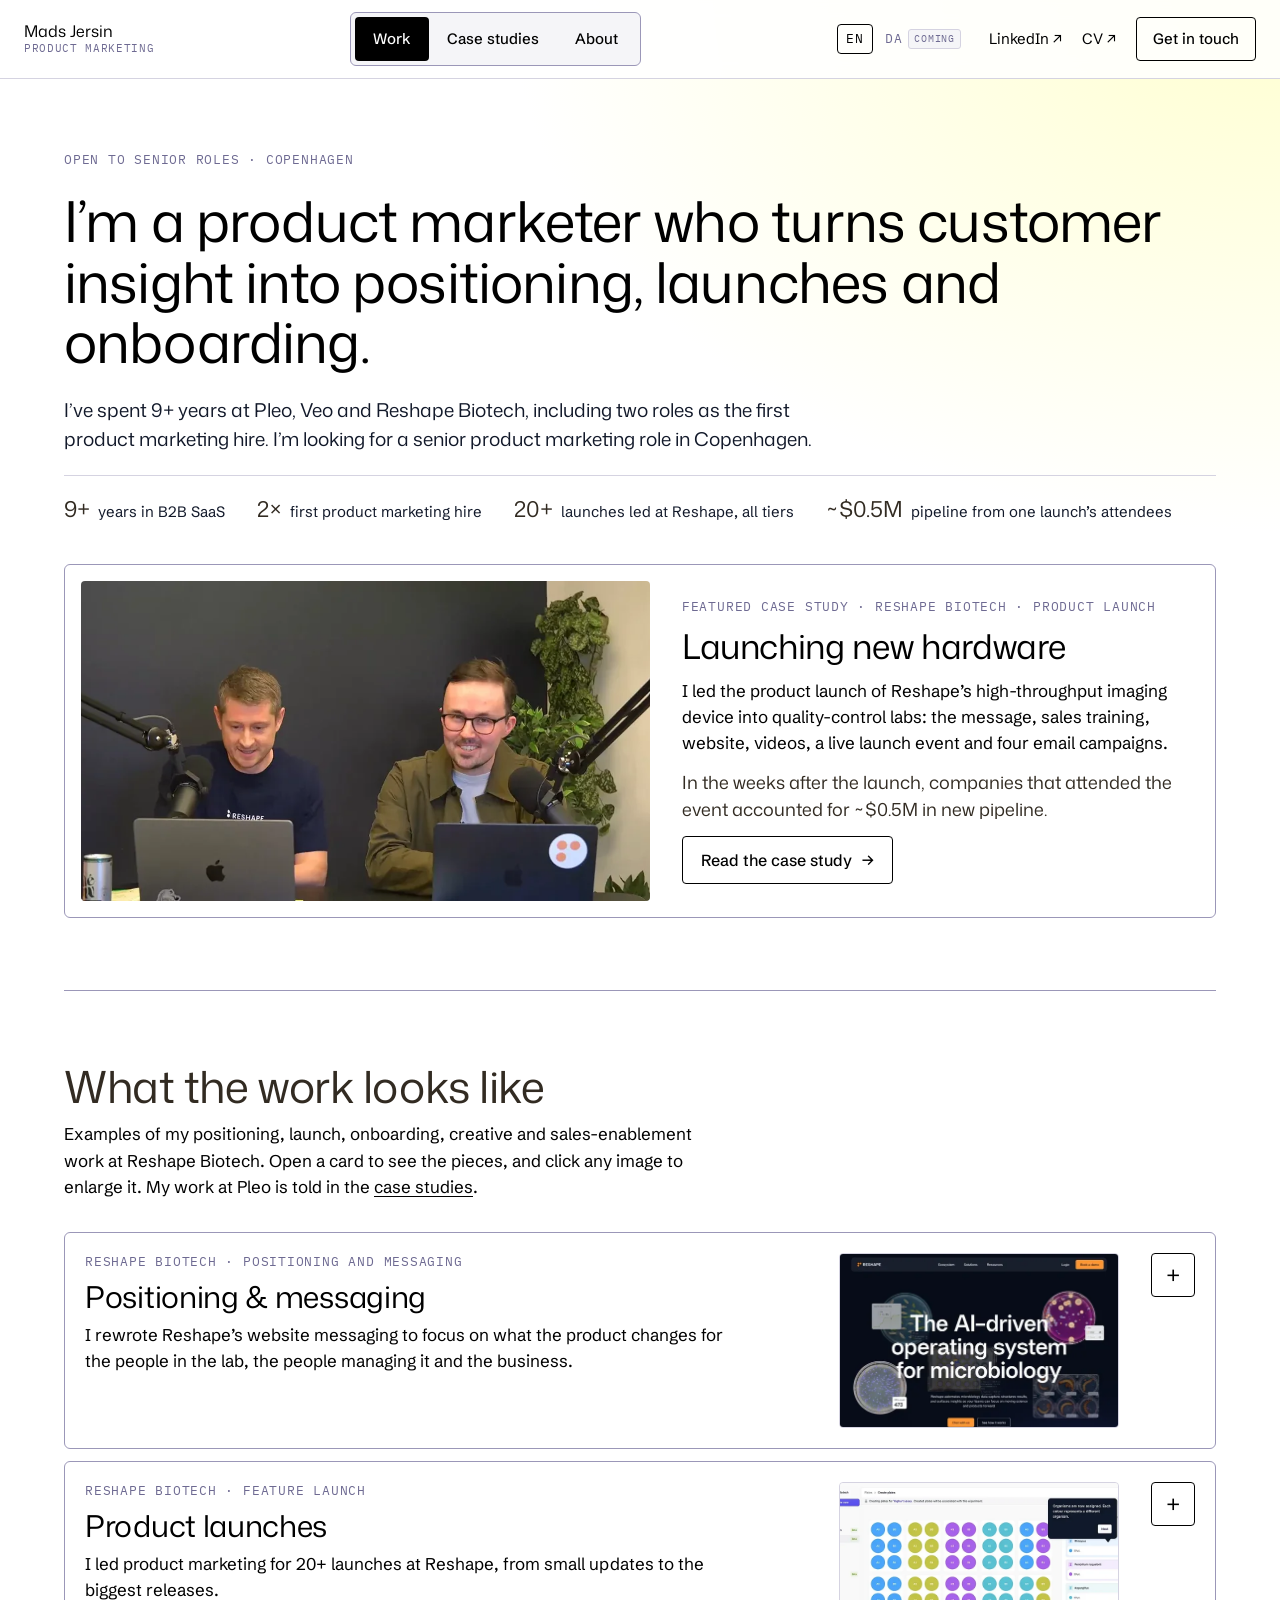
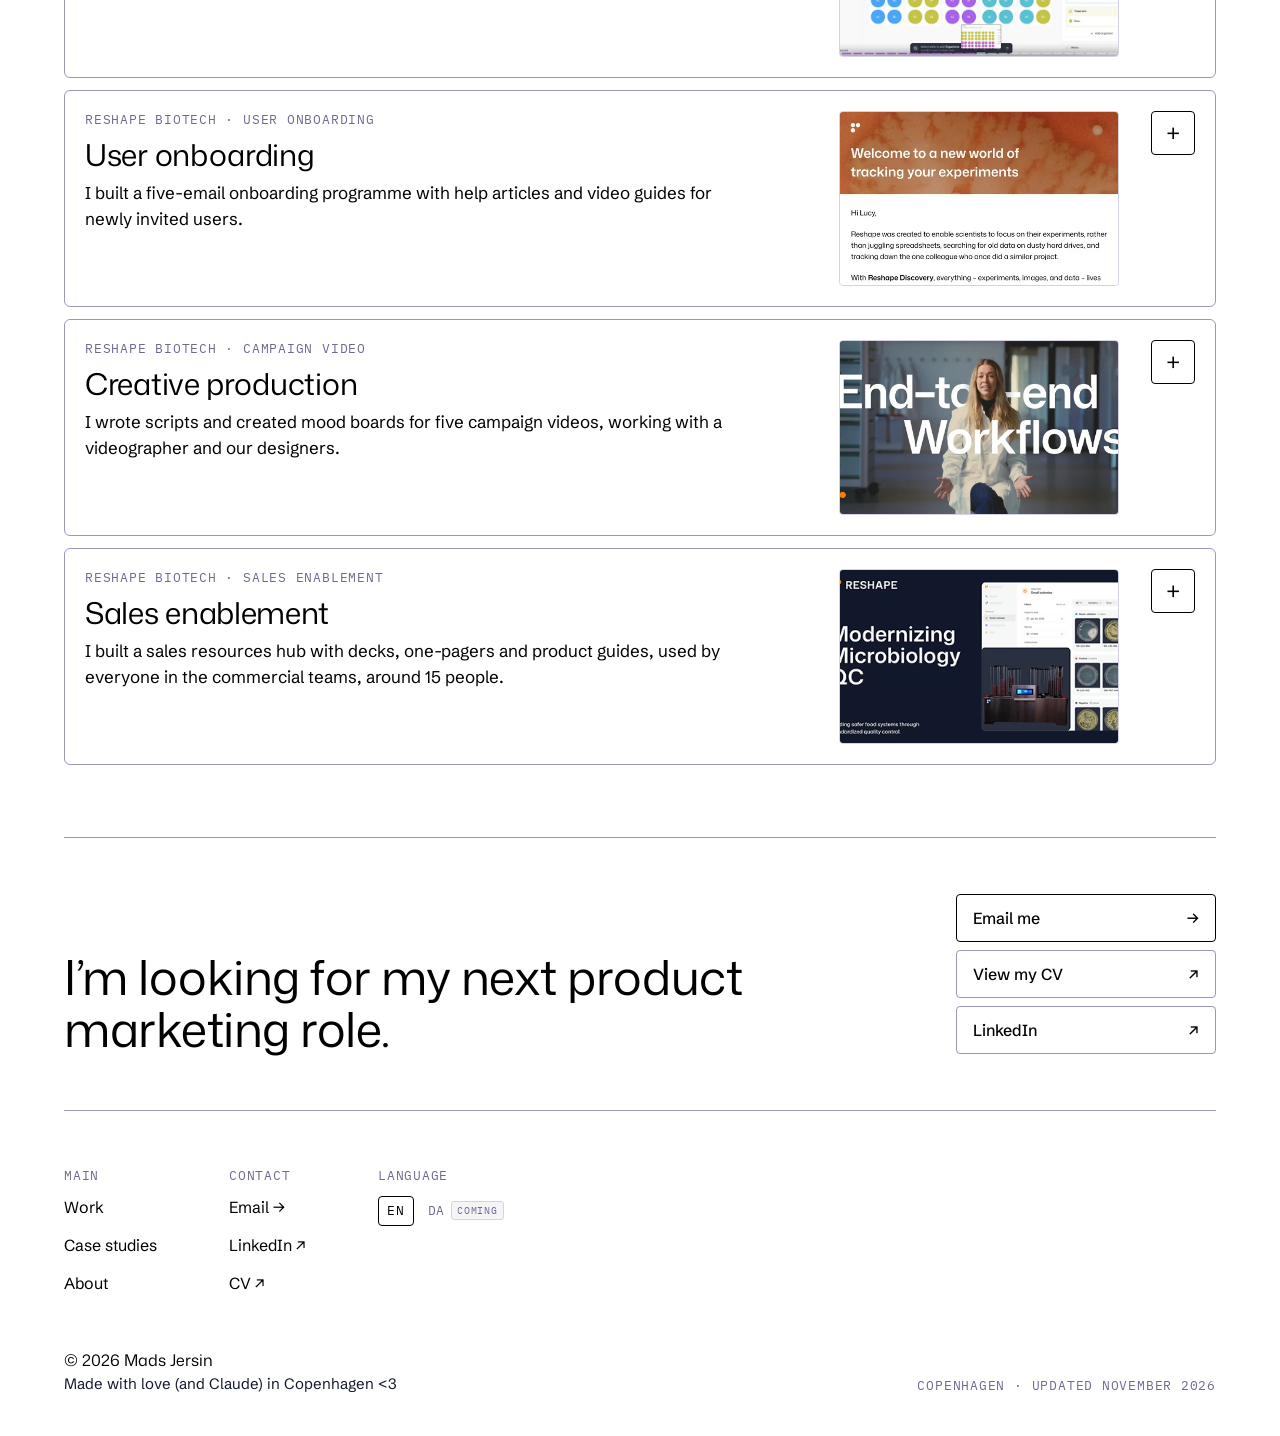
<file: index.html>
<!doctype html>
<html lang="en">
<head>
<meta charset="utf-8">
<meta name="viewport" content="width=device-width, initial-scale=1">
<title>Mads Jersin · Product marketing portfolio</title>
<meta name="description" content="Product marketer in Copenhagen with 9+ years in B2B SaaS: Pleo, Veo and Reshape Biotech. Positioning, launches, onboarding and creative production.">
<meta property="og:title" content="Mads Jersin · Product marketing portfolio">
<meta property="og:description" content="Product marketer in Copenhagen with 9+ years in B2B SaaS: Pleo, Veo and Reshape Biotech. Positioning, launches, onboarding and creative production.">
<meta property="og:type" content="website">
<link rel="icon" href="assets/favicon.svg" type="image/svg+xml">
<link rel="preconnect" href="https://fonts.googleapis.com">
<link rel="preconnect" href="https://fonts.gstatic.com" crossorigin>
<link rel="stylesheet" href="https://fonts.googleapis.com/css2?family=Mona+Sans:ital,wght@0,200..900;1,200..900&amp;family=Schibsted+Grotesk:wght@400..700&amp;family=IBM+Plex+Mono:wght@400;500&amp;display=swap">
<link rel="stylesheet" href="assets/styles.css">
</head>
<body>
<header class="site-header">
<a class="brand" href="./"><span class="brand-name">Mads Jersin</span><span class="label">Product marketing</span></a>
<nav class="nav" aria-label="Main"><a href="./" aria-current="page">Work</a><a href="case-studies/">Case studies</a><a href="about/">About</a></nav>
<div class="header-links">
<div class="lang" role="group" aria-label="Language"><span class="lang-on" aria-current="true">EN</span><span class="lang-off" aria-disabled="true">DA <span class="soon">Coming</span></span></div>
<a href="https://www.linkedin.com/in/madsjersin/" target="_blank" rel="noopener">LinkedIn ↗</a>
<a href="https://drive.google.com/file/d/1JuSTkis4ubju15cBtVHwm5WneKTmhr91/view?usp=sharing" target="_blank" rel="noopener">CV ↗</a>
<a class="cta" href="mailto:madsjersin@gmail.com">Get in touch</a>
</div>
</header>
<main class="wrap">
<section class="hero">
<span class="label">Open to senior roles · Copenhagen</span>
<h1>I’m a product marketer who turns customer insight into positioning, launches and onboarding.</h1>
<p class="intro">I’ve spent 9+ years at Pleo, Veo and Reshape Biotech, including two roles as the first product marketing hire. I’m looking for a senior product marketing role in Copenhagen.</p>
<ul class="stats" aria-label="The shorthand"><li><strong>9+</strong> years in B2B SaaS</li><li><strong>2×</strong> first product marketing hire</li><li><strong>20+</strong> launches led at Reshape, all tiers</li><li><strong>~$0.5M</strong> pipeline from one launch’s attendees</li></ul>
</section>
<section class="featured" aria-labelledby="featured-title">
<a class="featured-img" href="case-studies/#robot" tabindex="-1" aria-hidden="true"><img src="assets/img/robot-event.webp" alt="Two hosts presenting Reshape’s live online launch event" width="870" height="480"></a>
<div class="featured-text">
<span class="label">Featured case study · Reshape Biotech · Product launch</span>
<h2 id="featured-title"><a href="case-studies/#robot">Launching new hardware</a></h2>
<p>I led the product launch of Reshape’s high-throughput imaging device into quality-control labs: the message, sales training, website, videos, a live launch event and four email campaigns.</p>
<p class="featured-result">In the weeks after the launch, companies that attended the event accounted for ~$0.5M in new pipeline.</p>
<a class="more" href="case-studies/#robot">Read the case study <span aria-hidden="true">→</span></a>
</div>
</section>
<section class="section ruled" id="work">
<div class="section-head">
<h2>What the work looks like</h2>
<p>Examples of my positioning, launch, onboarding, creative and sales-enablement work at Reshape Biotech. Open a card to see the pieces, and click any image to enlarge it. My work at Pleo is told in the <a href="case-studies/">case studies</a>.</p>
</div>
<div class="cards"><details class="card" id="positioning">
<summary>
<div class="card-text"><span class="label">Reshape Biotech · Positioning and messaging</span><h3>Positioning &amp; messaging</h3><p>I rewrote Reshape’s website messaging to focus on what the product changes for the people in the lab, the people managing it and the business.</p></div>
<div class="thumb"><img src="assets/img/pos-new-website.webp" alt="" width="560" height="1000" loading="lazy"></div>
<span class="plus" aria-hidden="true"><span>+</span></span>
</summary>
<div class="card-body"><p class="note">The old and new homepage, and the shift behind them. The full positioning, messaging and audience documents are internal, so the core of them is written out here instead.</p><div class="excerpt"><span class="label">The shift, in short</span><dl><div><dt>Before</dt><dd>“Automate your visual experiments.” Feature-led and inside-out: it told people what the hardware did, because that was what we knew best.</dd></div><div><dt>After</dt><dd>Value-led, for three audiences. Scientists run more experiments, more accurately, in less time. Lab managers get standardised processes and data they can trust, with every image and data point kept to revisit later. The business does more with the same team, because the hardware and AI record the results that highly trained staff used to count by hand every few hours.</dd></div></dl></div><div class="strip-wrap"><div class="strip"><figure class="shot" style="--r: 0.5490"><figcaption>Old homepage</figcaption><button type="button" data-caption="Old homepage" data-desc="Led with automating visual experiments and the hardware itself." aria-label="Enlarge: Old homepage"><img src="assets/img/pos-old-website.webp" alt="Old homepage. Led with automating visual experiments and the hardware itself." width="549" height="1000" loading="lazy"></button><p class="shot-desc">Led with automating visual experiments and the hardware itself.</p></figure><figure class="shot" style="--r: 0.5600"><figcaption>New homepage</figcaption><button type="button" data-caption="New homepage" data-desc="Leads with what changes for the lab: more experiments, accurate data and time saved." aria-label="Enlarge: New homepage"><img src="assets/img/pos-new-website.webp" alt="New homepage. Leads with what changes for the lab: more experiments, accurate data and time saved." width="560" height="1000" loading="lazy"></button><p class="shot-desc">Leads with what changes for the lab: more experiments, accurate data and time saved.</p></figure></div><div class="strip-foot"><span class="count" aria-live="polite">1 of 2</span><div class="arrows"><button type="button" data-dir="-1" aria-label="Previous image">←</button><button type="button" data-dir="1" aria-label="Next image">→</button></div></div></div><a class="more" href="case-studies/#robot">Read the launch case study <span aria-hidden="true">→</span></a></div>
</details><details class="card" id="launches">
<summary>
<div class="card-text"><span class="label">Reshape Biotech · Feature launch</span><h3>Product launches</h3><p>I led product marketing for 20+ launches at Reshape, from small updates to the biggest releases.</p></div>
<div class="thumb"><img src="assets/img/exp-feature-tour.webp" alt="" width="790" height="426" loading="lazy"></div>
<span class="plus" aria-hidden="true"><span>+</span></span>
</summary>
<div class="card-body"><p class="note">One example: Experiments, a feature that takes scientists from hypothesis to conclusion in one place, from plate design through imaging and analysis. These are the places a user met it, from the first tooltip to the help article.</p><div class="strip-wrap"><div class="strip"><figure class="shot" style="--r: 0.7879"><figcaption>In-app tooltip</figcaption><button type="button" data-caption="In-app tooltip" data-desc="Points existing users to the new feature where they already work." aria-label="Enlarge: In-app tooltip"><img src="assets/img/exp-tooltips.webp" alt="In-app tooltip. Points existing users to the new feature where they already work." width="416" height="528" loading="lazy"></button><p class="shot-desc">Points existing users to the new feature where they already work.</p></figure><figure class="shot" style="--r: 1.7143"><figcaption>Empty state</figcaption><button type="button" data-caption="Empty state" data-desc="Explains what Experiments does before there is anything in it." aria-label="Enlarge: Empty state"><img src="assets/img/exp-empty-state.webp" alt="Empty state. Explains what Experiments does before there is anything in it." width="912" height="532" loading="lazy"></button><p class="shot-desc">Explains what Experiments does before there is anything in it.</p></figure><figure class="shot" style="--r: 1.8545"><figcaption>Feature-tour screenshot</figcaption><button type="button" data-caption="Feature-tour screenshot" data-desc="A step from the clickable tour through plate design." aria-label="Enlarge: Feature-tour screenshot"><img src="assets/img/exp-feature-tour.webp" alt="Feature-tour screenshot. A step from the clickable tour through plate design." width="790" height="426" loading="lazy"></button><p class="shot-desc">A step from the clickable tour through plate design.</p></figure><figure class="shot" style="--r: 0.4723"><figcaption>Launch email</figcaption><button type="button" data-caption="Launch email" data-desc="The announcement to customers, leading with what changes for them." aria-label="Enlarge: Launch email"><img src="assets/img/exp-launch-email.webp" alt="Launch email. The announcement to customers, leading with what changes for them." width="444" height="940" loading="lazy"></button><p class="shot-desc">The announcement to customers, leading with what changes for them.</p></figure><figure class="shot" style="--r: 0.8969"><figcaption>Help article</figcaption><button type="button" data-caption="Help article" data-desc="A step-by-step guide with an embedded video." aria-label="Enlarge: Help article"><img src="assets/img/exp-kb-plate-templates.webp" alt="Help article. A step-by-step guide with an embedded video." width="400" height="446" loading="lazy"></button><p class="shot-desc">A step-by-step guide with an embedded video.</p></figure></div><div class="strip-foot"><span class="count" aria-live="polite">1 of 5</span><div class="arrows"><button type="button" data-dir="-1" aria-label="Previous image">←</button><button type="button" data-dir="1" aria-label="Next image">→</button></div></div></div></div>
</details><details class="card" id="onboarding">
<summary>
<div class="card-text"><span class="label">Reshape Biotech · User onboarding</span><h3>User onboarding</h3><p>I built a five-email onboarding programme with help articles and video guides for newly invited users.</p></div>
<div class="thumb"><img src="assets/img/onb-email.webp" alt="" width="535" height="1000" loading="lazy"></div>
<span class="plus" aria-hidden="true"><span>+</span></span>
</summary>
<div class="card-body"><p class="note">Each email links to a help article with a video guide, so people can read or watch their way into the product.</p><div class="strip-wrap"><div class="strip"><figure class="shot" style="--r: 0.5350"><figcaption>Onboarding email</figcaption><button type="button" data-caption="Onboarding email" data-desc="The first of five emails, with a short way in and a video thumbnail." aria-label="Enlarge: Onboarding email"><img src="assets/img/onb-email.webp" alt="Onboarding email. The first of five emails, with a short way in and a video thumbnail." width="535" height="1000" loading="lazy"></button><p class="shot-desc">The first of five emails, with a short way in and a video thumbnail.</p></figure><figure class="shot" style="--r: 2.3372"><figcaption>Video guides</figcaption><button type="button" data-caption="Video guides" data-desc="The Reshape 101 series: one short video per step." aria-label="Enlarge: Video guides"><img src="assets/img/onb-videos.webp" alt="Video guides. The Reshape 101 series: one short video per step." width="1400" height="599" loading="lazy"></button><p class="shot-desc">The Reshape 101 series: one short video per step.</p></figure><figure class="shot" style="--r: 1.1676"><figcaption>Help article</figcaption><button type="button" data-caption="Help article" data-desc="Starting a new job, the second step in the programme." aria-label="Enlarge: Help article"><img src="assets/img/onb-article-job.webp" alt="Help article. Starting a new job, the second step in the programme." width="850" height="728" loading="lazy"></button><p class="shot-desc">Starting a new job, the second step in the programme.</p></figure></div><div class="strip-foot"><span class="count" aria-live="polite">1 of 3</span><div class="arrows"><button type="button" data-dir="-1" aria-label="Previous image">←</button><button type="button" data-dir="1" aria-label="Next image">→</button></div></div></div><a class="more" href="case-studies/#onboarding-story">Read the onboarding case study <span aria-hidden="true">→</span></a></div>
</details><details class="card" id="creative">
<summary>
<div class="card-text"><span class="label">Reshape Biotech · Campaign video</span><h3>Creative production</h3><p>I wrote scripts and created mood boards for five campaign videos, working with a videographer and our designers.</p></div>
<div class="thumb"><img src="assets/img/cre-final.webp" alt="" width="1054" height="588" loading="lazy"></div>
<span class="plus" aria-hidden="true"><span>+</span></span>
</summary>
<div class="card-body"><p class="note">How one of them came together, from script to finished film.</p><div class="strip-wrap"><div class="strip"><figure class="shot" style="--r: 1.3253"><figcaption>1 → Script</figcaption><button type="button" data-caption="Script" data-desc="Scene by scene, with the spoken lines and the shots to film." aria-label="Enlarge: Script"><img src="assets/img/cre-script.webp" alt="Script. Scene by scene, with the spoken lines and the shots to film." width="1161" height="876" loading="lazy"></button><p class="shot-desc">Scene by scene, with the spoken lines and the shots to film.</p></figure><figure class="shot" style="--r: 1.3319"><figcaption>2 → Mood board</figcaption><button type="button" data-caption="Mood board" data-desc="The look and references agreed with the videographer." aria-label="Enlarge: Mood board"><img src="assets/img/cre-moodboard.webp" alt="Mood board. The look and references agreed with the videographer." width="1268" height="952" loading="lazy"></button><p class="shot-desc">The look and references agreed with the videographer.</p></figure><figure class="shot" style="--r: 2.0976"><figcaption>3 → Design collaboration</figcaption><button type="button" data-caption="Design collaboration" data-desc="Matching on-screen software to what happens at the lab bench." aria-label="Enlarge: Design collaboration"><img src="assets/img/cre-design.webp" alt="Design collaboration. Matching on-screen software to what happens at the lab bench." width="1376" height="656" loading="lazy"></button><p class="shot-desc">Matching on-screen software to what happens at the lab bench.</p></figure><figure class="shot" style="--r: 1.7925"><figcaption>4 → Frame from the final film</figcaption><button type="button" data-caption="Frame from the final film" data-desc="End-to-end workflows, the finished campaign video." aria-label="Enlarge: Frame from the final film"><img src="assets/img/cre-final.webp" alt="Frame from the final film. End-to-end workflows, the finished campaign video." width="1054" height="588" loading="lazy"></button><p class="shot-desc">End-to-end workflows, the finished campaign video.</p></figure></div><div class="strip-foot"><span class="count" aria-live="polite">1 of 4</span><div class="arrows"><button type="button" data-dir="-1" aria-label="Previous image">←</button><button type="button" data-dir="1" aria-label="Next image">→</button></div></div></div></div>
</details><details class="card" id="sales">
<summary>
<div class="card-text"><span class="label">Reshape Biotech · Sales enablement</span><h3>Sales enablement</h3><p>I built a sales resources hub with decks, one-pagers and product guides, used by everyone in the commercial teams, around 15 people.</p></div>
<div class="thumb"><img src="assets/img/sal-slide-modernizing.webp" alt="" width="426" height="237" loading="lazy"></div>
<span class="plus" aria-hidden="true"><span>+</span></span>
</summary>
<div class="card-body"><p class="note">A few of the pieces: slides from the quality-control sales deck, product guides and one-pagers.</p><div class="strip-wrap"><div class="strip"><figure class="shot" style="--r: 1.7975"><figcaption>Sales deck: title slide</figcaption><button type="button" data-caption="Sales deck: title slide" data-desc="Opens on the customer’s goal: modernising microbiology quality control." aria-label="Enlarge: Sales deck: title slide"><img src="assets/img/sal-slide-modernizing.webp" alt="Sales deck: title slide. Opens on the customer’s goal: modernising microbiology quality control." width="426" height="237" loading="lazy"></button><p class="shot-desc">Opens on the customer’s goal: modernising microbiology quality control.</p></figure><figure class="shot" style="--r: 1.7975"><figcaption>Sales deck: standardisation</figcaption><button type="button" data-caption="Sales deck: standardisation" data-desc="One analysis standard across a company, the core value for QC buyers." aria-label="Enlarge: Sales deck: standardisation"><img src="assets/img/sal-slide-standardize.webp" alt="Sales deck: standardisation. One analysis standard across a company, the core value for QC buyers." width="426" height="237" loading="lazy"></button><p class="shot-desc">One analysis standard across a company, the core value for QC buyers.</p></figure><figure class="shot" style="--r: 1.6962"><figcaption>Sales deck: global sites</figcaption><button type="button" data-caption="Sales deck: global sites" data-desc="For customers with labs in several countries." aria-label="Enlarge: Sales deck: global sites"><img src="assets/img/sal-slide-global.webp" alt="Sales deck: global sites. For customers with labs in several countries." width="402" height="237" loading="lazy"></button><p class="shot-desc">For customers with labs in several countries.</p></figure><figure class="shot" style="--r: 1.5349"><figcaption>Product guides</figcaption><button type="button" data-caption="Product guides" data-desc="Printable guides for research and development (R&amp;D) and QC customers." aria-label="Enlarge: Product guides"><img src="assets/img/sal-guides.webp" alt="Product guides. Printable guides for research and development (R&amp;D) and QC customers." width="967" height="630" loading="lazy"></button><p class="shot-desc">Printable guides for research and development (R&amp;D) and QC customers.</p></figure><figure class="shot" style="--r: 2.0735"><figcaption>One-pagers</figcaption><button type="button" data-caption="One-pagers" data-desc="Short leave-behinds for different use cases." aria-label="Enlarge: One-pagers"><img src="assets/img/sal-onepagers.webp" alt="One-pagers. Short leave-behinds for different use cases." width="987" height="476" loading="lazy"></button><p class="shot-desc">Short leave-behinds for different use cases.</p></figure></div><div class="strip-foot"><span class="count" aria-live="polite">1 of 5</span><div class="arrows"><button type="button" data-dir="-1" aria-label="Previous image">←</button><button type="button" data-dir="1" aria-label="Next image">→</button></div></div></div></div>
</details></div>
</section>
<section class="contact" aria-label="Contact">
<h2>I’m looking for my next product marketing role.</h2>
<div class="contact-links">
<a href="mailto:madsjersin@gmail.com">Email me <span aria-hidden="true">→</span></a>
<a href="https://drive.google.com/file/d/1JuSTkis4ubju15cBtVHwm5WneKTmhr91/view?usp=sharing" target="_blank" rel="noopener">View my CV <span aria-hidden="true">↗</span></a>
<a href="https://www.linkedin.com/in/madsjersin/" target="_blank" rel="noopener">LinkedIn <span aria-hidden="true">↗</span></a>
</div>
</section>
<footer class="site-footer">
<div class="footer-cols">
<div><span class="label">Main</span><a href="./">Work</a><a href="case-studies/">Case studies</a><a href="about/">About</a></div>
<div><span class="label">Contact</span><a href="mailto:madsjersin@gmail.com">Email →</a><a href="https://www.linkedin.com/in/madsjersin/" target="_blank" rel="noopener">LinkedIn ↗</a><a href="https://drive.google.com/file/d/1JuSTkis4ubju15cBtVHwm5WneKTmhr91/view?usp=sharing" target="_blank" rel="noopener">CV ↗</a></div>
<div><span class="label">Language</span><div class="lang" role="group" aria-label="Language"><span class="lang-on" aria-current="true">EN</span><span class="lang-off" aria-disabled="true">DA <span class="soon">Coming</span></span></div></div>
</div>
<div class="footer-base">
<div><p>© 2026 Mads Jersin</p><p>Made with love (and Claude) in Copenhagen &lt;3</p></div>
<span class="label">Copenhagen · Updated November 2026</span>
</div>
</footer>
</main>
<dialog class="lightbox" id="lightbox" aria-label="Enlarged image">
<figure>
<img alt="">
<figcaption>
<div class="lb-text"><strong data-caption></strong><span data-desc></span></div>
<div class="lb-controls"><span class="lb-count" data-count></span><button type="button" data-step="-1" aria-label="Previous image">←</button><button type="button" data-step="1" aria-label="Next image">→</button><button type="button" data-close>Close</button></div>
</figcaption>
</figure>
</dialog>
<script src="assets/site.js"></script>
</body>
</html>
</file>
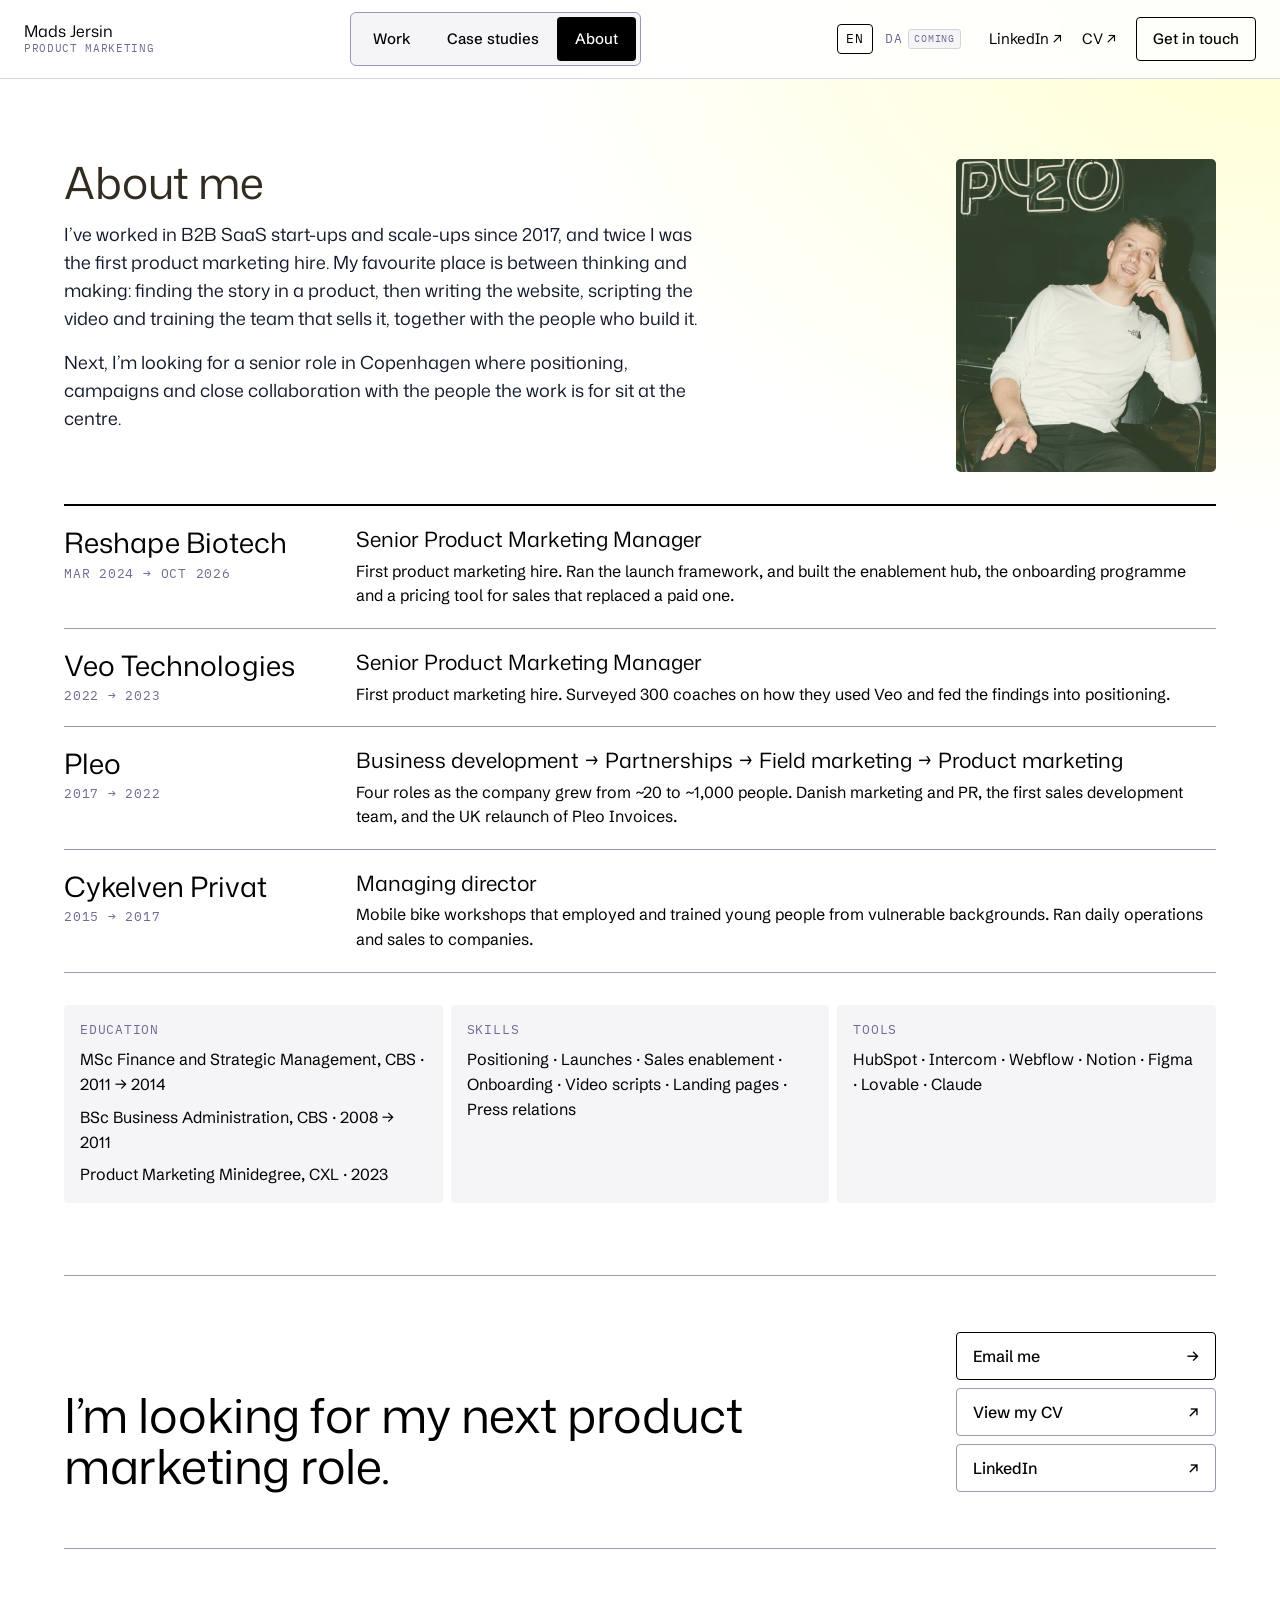
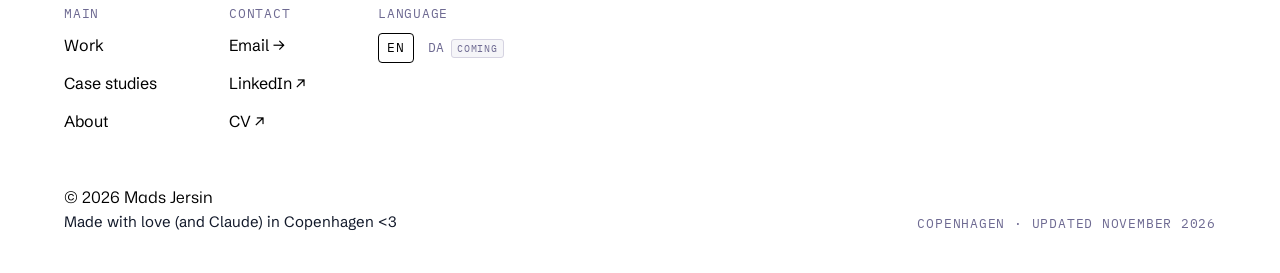
<file: about/index.html>
<!doctype html>
<html lang="en">
<head>
<meta charset="utf-8">
<meta name="viewport" content="width=device-width, initial-scale=1">
<title>About · Mads Jersin</title>
<meta name="description" content="About Mads Jersin: product marketer in Copenhagen, twice the first product marketing hire, with roles at Reshape Biotech, Veo and Pleo.">
<meta property="og:title" content="About · Mads Jersin">
<meta property="og:description" content="About Mads Jersin: product marketer in Copenhagen, twice the first product marketing hire, with roles at Reshape Biotech, Veo and Pleo.">
<meta property="og:type" content="website">
<link rel="icon" href="../assets/favicon.svg" type="image/svg+xml">
<link rel="preconnect" href="https://fonts.googleapis.com">
<link rel="preconnect" href="https://fonts.gstatic.com" crossorigin>
<link rel="stylesheet" href="https://fonts.googleapis.com/css2?family=Mona+Sans:ital,wght@0,200..900;1,200..900&amp;family=Schibsted+Grotesk:wght@400..700&amp;family=IBM+Plex+Mono:wght@400;500&amp;display=swap">
<link rel="stylesheet" href="../assets/styles.css">
</head>
<body>
<header class="site-header">
<a class="brand" href="../"><span class="brand-name">Mads Jersin</span><span class="label">Product marketing</span></a>
<nav class="nav" aria-label="Main"><a href="../">Work</a><a href="../case-studies/">Case studies</a><a href="../about/" aria-current="page">About</a></nav>
<div class="header-links">
<div class="lang" role="group" aria-label="Language"><span class="lang-on" aria-current="true">EN</span><span class="lang-off" aria-disabled="true">DA <span class="soon">Coming</span></span></div>
<a href="https://www.linkedin.com/in/madsjersin/" target="_blank" rel="noopener">LinkedIn ↗</a>
<a href="https://drive.google.com/file/d/1JuSTkis4ubju15cBtVHwm5WneKTmhr91/view?usp=sharing" target="_blank" rel="noopener">CV ↗</a>
<a class="cta" href="mailto:madsjersin@gmail.com">Get in touch</a>
</div>
</header>
<main class="wrap">
<section class="section first">
<div class="about-top">
<div class="about-text">
<h1>About me</h1>
<p>I’ve worked in B2B SaaS start-ups and scale-ups since 2017, and twice I was the first product marketing hire. My favourite place is between thinking and making: finding the story in a product, then writing the website, scripting the video and training the team that sells it, together with the people who build it.</p>
<p>Next, I’m looking for a senior role in Copenhagen where positioning, campaigns and close collaboration with the people the work is for sit at the centre.</p>
</div>
<div class="portrait"><img src="../assets/img/mads-portrait.webp" alt="Portrait of Mads Jersin" width="800" height="1200"></div>
</div>
<div class="roles"><div class="role"><div class="role-co"><strong>Reshape Biotech</strong><span class="label">Mar 2024 → Oct 2026</span></div><div class="role-what"><strong>Senior Product Marketing Manager</strong><span>First product marketing hire. Ran the launch framework, and built the enablement hub, the onboarding programme and a pricing tool for sales that replaced a paid one.</span></div></div><div class="role"><div class="role-co"><strong>Veo Technologies</strong><span class="label">2022 → 2023</span></div><div class="role-what"><strong>Senior Product Marketing Manager</strong><span>First product marketing hire. Surveyed 300 coaches on how they used Veo and fed the findings into positioning.</span></div></div><div class="role"><div class="role-co"><strong>Pleo</strong><span class="label">2017 → 2022</span></div><div class="role-what"><strong>Business development → Partnerships → Field marketing → Product marketing</strong><span>Four roles as the company grew from ~20 to ~1,000 people. Danish marketing and PR, the first sales development team, and the UK relaunch of Pleo Invoices.</span></div></div><div class="role"><div class="role-co"><strong>Cykelven Privat</strong><span class="label">2015 → 2017</span></div><div class="role-what"><strong>Managing director</strong><span>Mobile bike workshops that employed and trained young people from vulnerable backgrounds. Ran daily operations and sales to companies.</span></div></div></div>
<div class="facts">
<div class="fact"><span class="label">Education</span><span>MSc Finance and Strategic Management, CBS · 2011 → 2014</span><span>BSc Business Administration, CBS · 2008 → 2011</span><span>Product Marketing Minidegree, CXL · 2023</span></div>
<div class="fact"><span class="label">Skills</span><span>Positioning · Launches · Sales enablement · Onboarding · Video scripts · Landing pages · Press relations</span></div>
<div class="fact"><span class="label">Tools</span><span>HubSpot · Intercom · Webflow · Notion · Figma · Lovable · Claude</span></div>
</div>
</section>
<section class="contact" aria-label="Contact">
<h2>I’m looking for my next product marketing role.</h2>
<div class="contact-links">
<a href="mailto:madsjersin@gmail.com">Email me <span aria-hidden="true">→</span></a>
<a href="https://drive.google.com/file/d/1JuSTkis4ubju15cBtVHwm5WneKTmhr91/view?usp=sharing" target="_blank" rel="noopener">View my CV <span aria-hidden="true">↗</span></a>
<a href="https://www.linkedin.com/in/madsjersin/" target="_blank" rel="noopener">LinkedIn <span aria-hidden="true">↗</span></a>
</div>
</section>
<footer class="site-footer">
<div class="footer-cols">
<div><span class="label">Main</span><a href="../">Work</a><a href="../case-studies/">Case studies</a><a href="../about/">About</a></div>
<div><span class="label">Contact</span><a href="mailto:madsjersin@gmail.com">Email →</a><a href="https://www.linkedin.com/in/madsjersin/" target="_blank" rel="noopener">LinkedIn ↗</a><a href="https://drive.google.com/file/d/1JuSTkis4ubju15cBtVHwm5WneKTmhr91/view?usp=sharing" target="_blank" rel="noopener">CV ↗</a></div>
<div><span class="label">Language</span><div class="lang" role="group" aria-label="Language"><span class="lang-on" aria-current="true">EN</span><span class="lang-off" aria-disabled="true">DA <span class="soon">Coming</span></span></div></div>
</div>
<div class="footer-base">
<div><p>© 2026 Mads Jersin</p><p>Made with love (and Claude) in Copenhagen &lt;3</p></div>
<span class="label">Copenhagen · Updated November 2026</span>
</div>
</footer>
</main>
<dialog class="lightbox" id="lightbox" aria-label="Enlarged image">
<figure>
<img alt="">
<figcaption>
<div class="lb-text"><strong data-caption></strong><span data-desc></span></div>
<div class="lb-controls"><span class="lb-count" data-count></span><button type="button" data-step="-1" aria-label="Previous image">←</button><button type="button" data-step="1" aria-label="Next image">→</button><button type="button" data-close>Close</button></div>
</figcaption>
</figure>
</dialog>
<script src="../assets/site.js"></script>
</body>
</html>
</file>
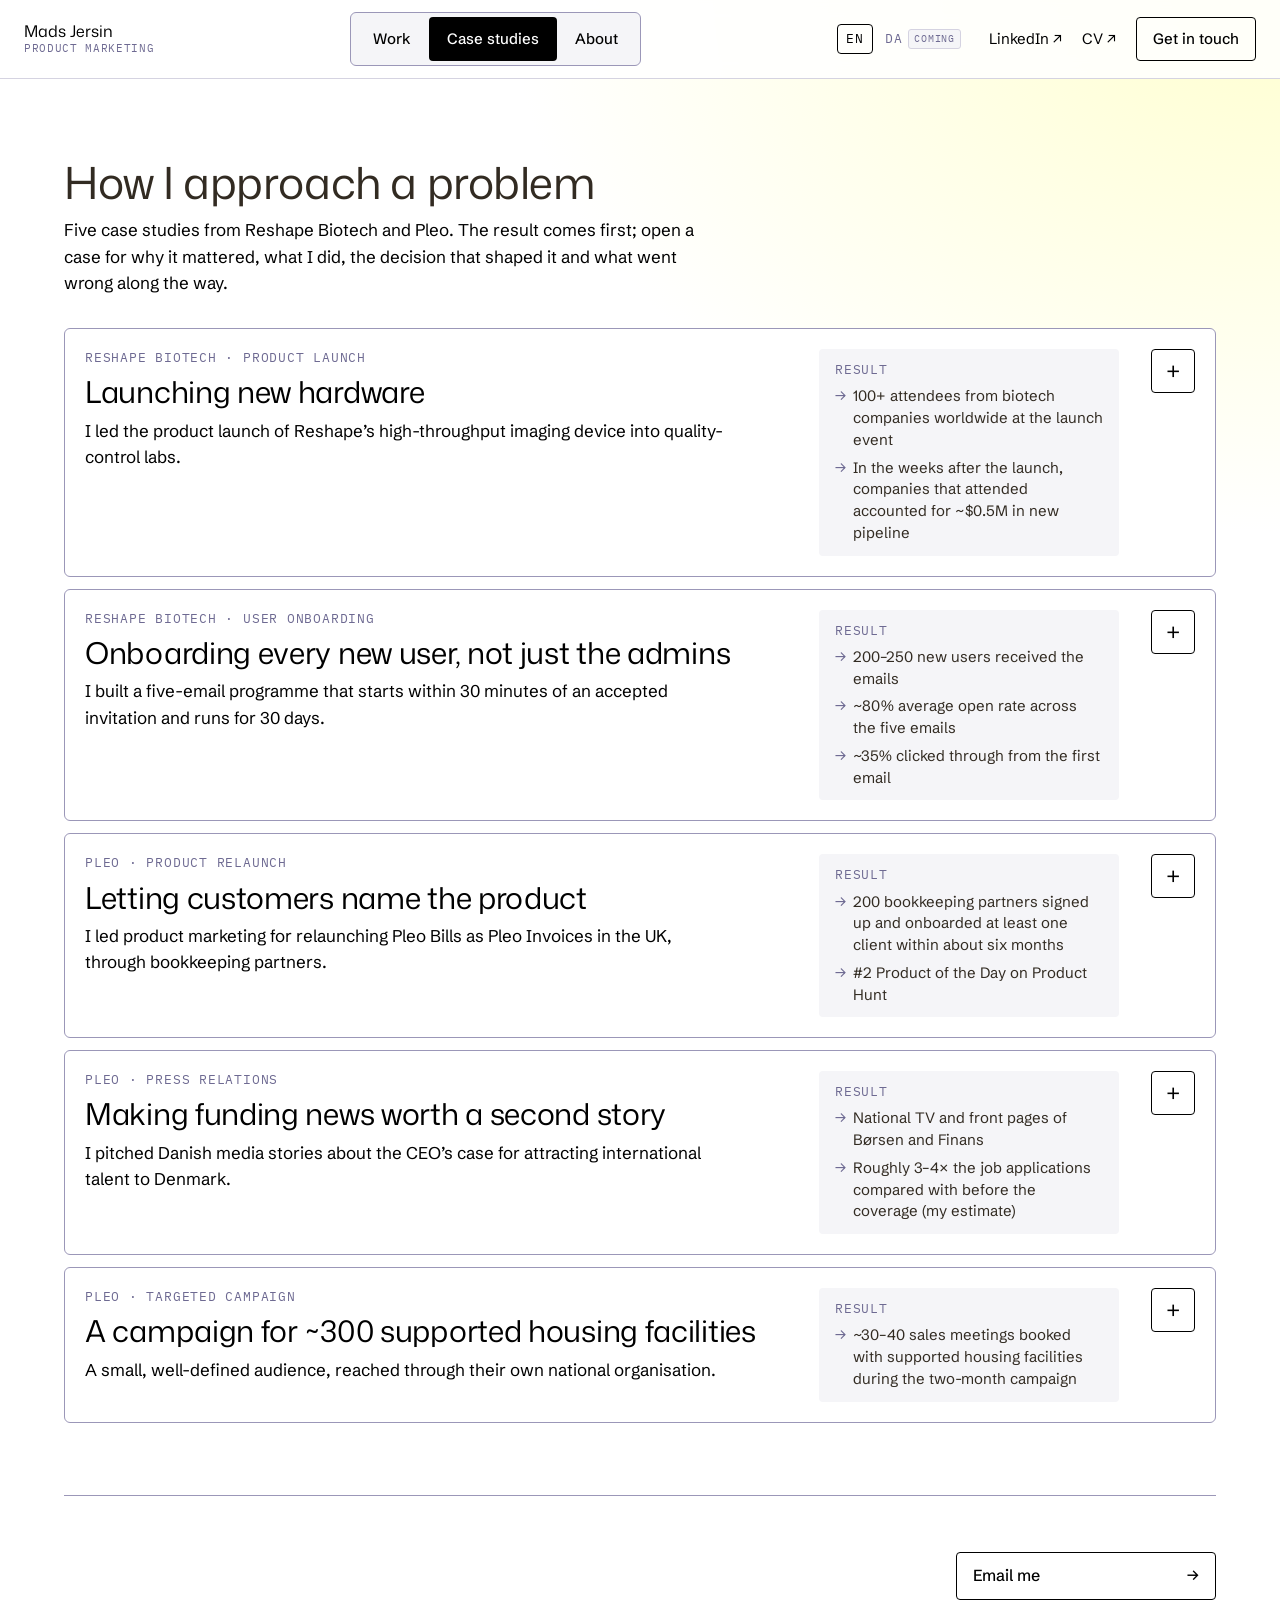
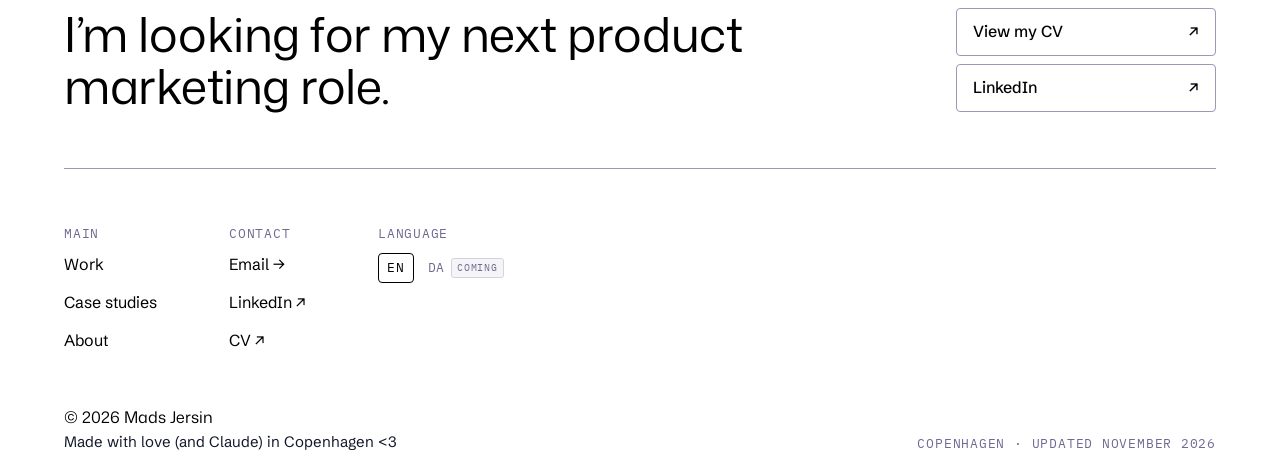
<file: approach/index.html>
<!doctype html><meta charset="utf-8"><title>Case studies · Mads Jersin</title><meta http-equiv="refresh" content="0; url=../case-studies/"><link rel="canonical" href="../case-studies/"><a href="../case-studies/">Case studies</a>
</file>
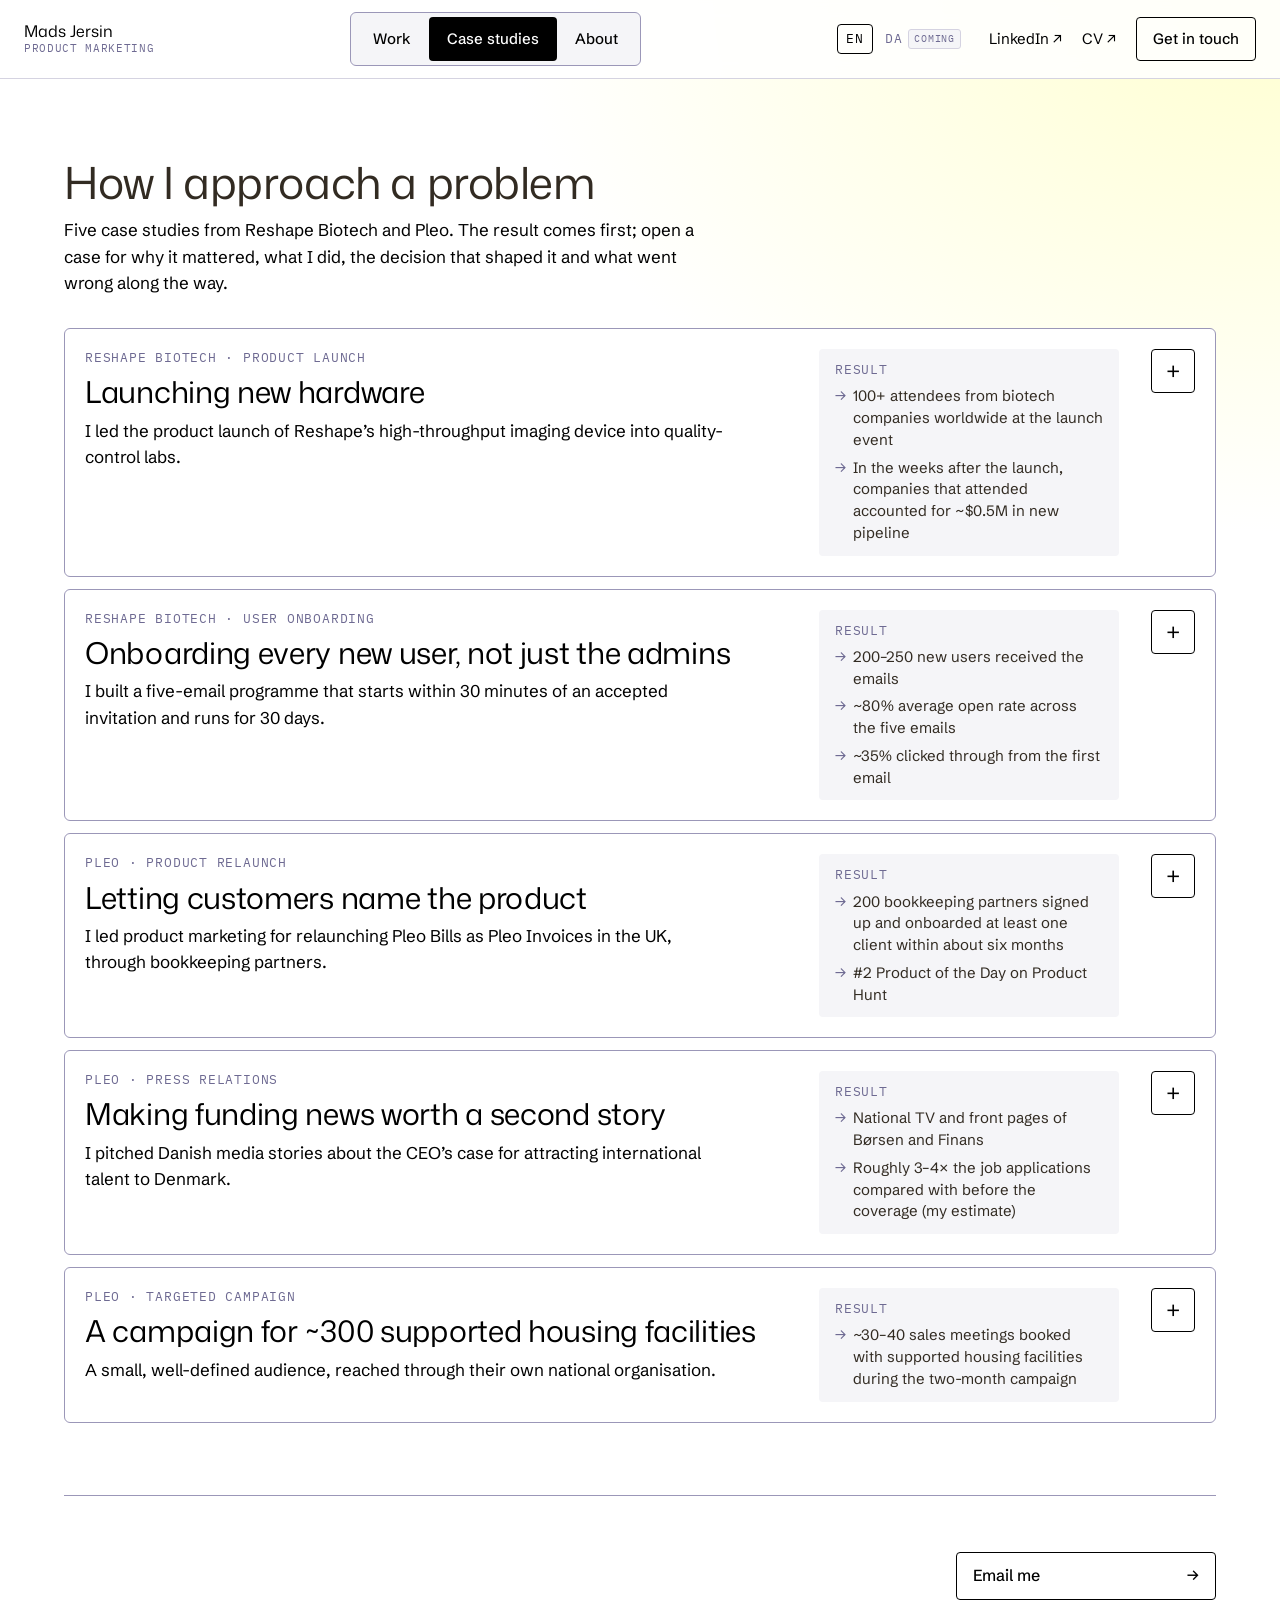
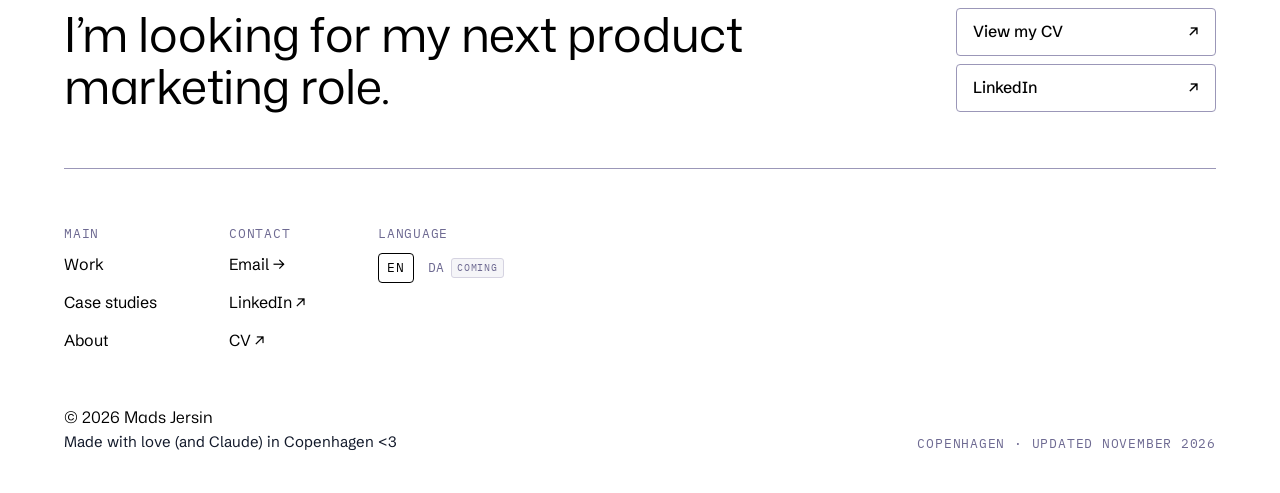
<file: case-studies/index.html>
<!doctype html>
<html lang="en">
<head>
<meta charset="utf-8">
<meta name="viewport" content="width=device-width, initial-scale=1">
<title>Case studies · Mads Jersin</title>
<meta name="description" content="Five product marketing case studies from Reshape Biotech and Pleo: why they mattered, what I did, the key decision, what went wrong and the result.">
<meta property="og:title" content="Case studies · Mads Jersin">
<meta property="og:description" content="Five product marketing case studies from Reshape Biotech and Pleo: why they mattered, what I did, the key decision, what went wrong and the result.">
<meta property="og:type" content="website">
<link rel="icon" href="../assets/favicon.svg" type="image/svg+xml">
<link rel="preconnect" href="https://fonts.googleapis.com">
<link rel="preconnect" href="https://fonts.gstatic.com" crossorigin>
<link rel="stylesheet" href="https://fonts.googleapis.com/css2?family=Mona+Sans:ital,wght@0,200..900;1,200..900&amp;family=Schibsted+Grotesk:wght@400..700&amp;family=IBM+Plex+Mono:wght@400;500&amp;display=swap">
<link rel="stylesheet" href="../assets/styles.css">
</head>
<body>
<header class="site-header">
<a class="brand" href="../"><span class="brand-name">Mads Jersin</span><span class="label">Product marketing</span></a>
<nav class="nav" aria-label="Main"><a href="../">Work</a><a href="../case-studies/" aria-current="page">Case studies</a><a href="../about/">About</a></nav>
<div class="header-links">
<div class="lang" role="group" aria-label="Language"><span class="lang-on" aria-current="true">EN</span><span class="lang-off" aria-disabled="true">DA <span class="soon">Coming</span></span></div>
<a href="https://www.linkedin.com/in/madsjersin/" target="_blank" rel="noopener">LinkedIn ↗</a>
<a href="https://drive.google.com/file/d/1JuSTkis4ubju15cBtVHwm5WneKTmhr91/view?usp=sharing" target="_blank" rel="noopener">CV ↗</a>
<a class="cta" href="mailto:madsjersin@gmail.com">Get in touch</a>
</div>
</header>
<main class="wrap">
<section class="section first">
<div class="section-head">
<h1>How I approach a problem</h1>
<p>Five case studies from Reshape Biotech and Pleo. The result comes first; open a case for why it mattered, what I did, the decision that shaped it and what went wrong along the way.</p>
</div>
<div class="cards"><details class="card" id="robot">
<summary>
<div class="card-text"><span class="label">Reshape Biotech · Product launch</span><h2>Launching new hardware</h2><p>I led the product launch of Reshape’s high-throughput imaging device into quality-control labs.</p></div>
<div class="result"><span class="label">Result</span><ul><li><span>100+ attendees from biotech companies worldwide at the launch event</span></li><li><span>In the weeks after the launch, companies that attended accounted for ~$0.5M in new pipeline</span></li></ul></div>
<span class="plus" aria-hidden="true"><span>+</span></span>
</summary>
<div class="card-body"><dl class="facts-line"><div><dt>My role</dt><dd>Launch positioning, communications and sales preparation</dd></div><div><dt>With</dt><dd>The hardware and software teams, a co-founder, a freelance videographer and our designer</dd></div><div><dt>Timeline</dt><dd>About three months from first preparation to the launch campaign</dd></div></dl><dl class="story"><div><dt>Why</dt><dd>Reshape’s imaging technology could serve quality control (QC), but QC buyers worry about different things than our existing customers. The product team built a robot for QC labs, the High-throughput Imaging Device, and I led launch positioning, communications and sales preparation.</dd></div><div><dt>How</dt><dd>I moved the message from data harmonisation to what QC cares about: time saved, accurate data and a clear trail of every test when an auditor asks. I trained sales together with a co-founder, rewrote the website and made the launch videos with a videographer and our designer. We ran a 45-minute online launch event and four email campaigns.</dd></div><div><dt>The call</dt><dd>I split the follow-up by how warm each audience was. Cold leads got a longer sequence that built trust, with our ISO certifications and examples of how the hardware is used. Warmer leads got a short sequence that went straight to the launch video and the website.</dd></div><div><dt>The bump</dt><dd>Software was built after the hardware, but the videos and sales training needed a working product. Together with our designer I built clickable mockups showing how software and robot would work together, so the launch date didn’t have to wait.</dd></div></dl><div class="strip-wrap"><div class="strip"><figure class="shot" style="--r: 1.8125"><figcaption>Live launch event</figcaption><button type="button" data-caption="Live launch event" data-desc="The 45-minute online event, half live and half pre-recorded." aria-label="Enlarge: Live launch event"><img src="../assets/img/robot-event.webp" alt="Live launch event. The 45-minute online event, half live and half pre-recorded." width="870" height="480" loading="lazy"></button><p class="shot-desc">The 45-minute online event, half live and half pre-recorded.</p></figure><figure class="shot" style="--r: 1.4794"><figcaption>Frame from the launch video</figcaption><button type="button" data-caption="Frame from the launch video" data-desc="The launch film, also cut into ads." aria-label="Enlarge: Frame from the launch video"><img src="../assets/img/robot-video.webp" alt="Frame from the launch video. The launch film, also cut into ads." width="574" height="388" loading="lazy"></button><p class="shot-desc">The launch film, also cut into ads.</p></figure><figure class="shot" style="--r: 1.6883"><figcaption>Landing page</figcaption><button type="button" data-caption="Landing page" data-desc="The new product page, written around QC’s concerns." aria-label="Enlarge: Landing page"><img src="../assets/img/robot-landing.webp" alt="Landing page. The new product page, written around QC’s concerns." width="834" height="494" loading="lazy"></button><p class="shot-desc">The new product page, written around QC’s concerns.</p></figure><figure class="shot" style="--r: 1.7697"><figcaption>Sales training slide</figcaption><button type="button" data-caption="Sales training slide" data-desc="From the session that prepared the sales team: what changed and what to say." aria-label="Enlarge: Sales training slide"><img src="../assets/img/robot-training.webp" alt="Sales training slide. From the session that prepared the sales team: what changed and what to say." width="584" height="330" loading="lazy"></button><p class="shot-desc">From the session that prepared the sales team: what changed and what to say.</p></figure></div><div class="strip-foot"><span class="count" aria-live="polite">1 of 4</span><div class="arrows"><button type="button" data-dir="-1" aria-label="Previous image">←</button><button type="button" data-dir="1" aria-label="Next image">→</button></div></div></div></div>
</details><details class="card" id="onboarding-story">
<summary>
<div class="card-text"><span class="label">Reshape Biotech · User onboarding</span><h2>Onboarding every new user, not just the admins</h2><p>I built a five-email programme that starts within 30 minutes of an accepted invitation and runs for 30 days.</p></div>
<div class="result"><span class="label">Result</span><ul><li><span>200–250 new users received the emails</span></li><li><span>~80% average open rate across the five emails</span></li><li><span>~35% clicked through from the first email</span></li></ul></div>
<span class="plus" aria-hidden="true"><span>+</span></span>
</summary>
<div class="card-body"><dl class="facts-line"><div><dt>My role</dt><dd>Built and ran the programme: copy, flow, videos and help articles</dd></div><div><dt>With</dt><dd>A marketing data engineer, a customer success manager and the product team</dd></div><div><dt>Timeline</dt><dd>About a week to build; 30 days for each new user</dd></div></dl><dl class="story"><div><dt>Why</dt><dd>Administrators told me that the colleagues they invited landed in the product without knowing how to use it. Admins got a hands-on onboarding from customer success; everyone else got an invitation and silence.</dd></div><div><dt>How</dt><dd>Each email follows the work a new user actually does: a platform overview, starting a job, analysing the data, validating results and trying other experiments. Each links to a help article with a video guide. I wrote the copy, built the flow in Intercom, scripted and edited the videos and wrote the articles. A customer success manager presented the videos.</dd></div><div><dt>The call</dt><dd>I left out the administrators. They already had a personal onboarding with customer success, and a second, automated one would only have got in the way.</dd></div><div><dt>The bump</dt><dd>The first email arrived far too late, because product data synced only once a day. I worked with a marketing data engineer to run the sync every 30 minutes, so the first email now arrives within half an hour.</dd></div></dl><a class="more" href="../#onboarding">See the onboarding screens <span aria-hidden="true">→</span></a></div>
</details><details class="card" id="invoices">
<summary>
<div class="card-text"><span class="label">Pleo · Product relaunch</span><h2>Letting customers name the product</h2><p>I led product marketing for relaunching Pleo Bills as Pleo Invoices in the UK, through bookkeeping partners.</p></div>
<div class="result"><span class="label">Result</span><ul><li><span>200 bookkeeping partners signed up and onboarded at least one client within about six months</span></li><li><span>#2 Product of the Day on Product Hunt</span></li></ul></div>
<span class="plus" aria-hidden="true"><span>+</span></span>
</summary>
<div class="card-body"><dl class="facts-line"><div><dt>My role</dt><dd>Positioning, messaging and the go-to-market through partners</dd></div><div><dt>With</dt><dd>Partner marketing, the brand team, two product teams and the head of bookkeeping partnerships</dd></div><div><dt>Timeline</dt><dd>Partners came on board over about six months</dd></div></dl><dl class="story"><div><dt>Why</dt><dd>Pleo wanted to cover all company spend, not just card expenses, and invoices are a big share of it. A first UK attempt had run for about a year without traction.</dd></div><div><dt>How</dt><dd>In around 20 customer conversations, people kept clarifying that by “bills” they meant invoices. So we renamed the product, and the rename became the hook. I built an enablement portal for partners, directed a campaign video made by a motion designer, wrote the website copy and ran targeted emails and a Product Hunt launch.</dd></div><div><dt>The call</dt><dd>We took it to market through bookkeeping partners rather than straight to companies. Partners wanted to gather their clients’ finances in fewer tools, the main UK competitor had become more expensive, and Pleo already had traction with its card.</dd></div><div><dt>The bump</dt><dd>Everyone involved had competing priorities. Instead of asking for “more time”, I secured two weeks of a motion designer’s time and a dedicated launch budget.</dd></div></dl></div>
</details><details class="card" id="pr">
<summary>
<div class="card-text"><span class="label">Pleo · Press relations</span><h2>Making funding news worth a second story</h2><p>I pitched Danish media stories about the CEO’s case for attracting international talent to Denmark.</p></div>
<div class="result"><span class="label">Result</span><ul><li><span>National TV and front pages of Børsen and Finans</span></li><li><span>Roughly 3–4× the job applications compared with before the coverage (my estimate)</span></li></ul></div>
<span class="plus" aria-hidden="true"><span>+</span></span>
</summary>
<div class="card-body"><dl class="facts-line"><div><dt>My role</dt><dd>All Danish media contact around the funding rounds</dd></div><div><dt>With</dt><dd>The CEO and the head of brand</dd></div><div><dt>Timeline</dt><dd>Series A, B, C and a C extension</dd></div></dl><dl class="story"><div><dt>Why</dt><dd>Funding rounds put Pleo in the spotlight and brought in applicants, but “start-up raises money” gets old fast for journalists.</dd></div><div><dt>How</dt><dd>I wrote the press releases, gave each outlet its own angle and prepared the CEO with figures on the Danish labour market. The talent theme was the CEO’s; I kept pitching it through the Series B and the Danish election campaign.</dd></div><div><dt>The call</dt><dd>I gave the funding news a political angle. The size of a round interests the business press once; Denmark’s shortage of tech talent gave TV and the papers a reason to come back.</dd></div><div><dt>The bump</dt><dd>I learned the hard way not to pitch the same story to every outlet. From then on, each got its own angle or an exclusive, which also helped on busy news days.</dd></div></dl></div>
</details><details class="card" id="housing">
<summary>
<div class="card-text"><span class="label">Pleo · Targeted campaign</span><h2>A campaign for ~300 supported housing facilities</h2><p>A small, well-defined audience, reached through their own national organisation.</p></div>
<div class="result"><span class="label">Result</span><ul><li><span>~30–40 sales meetings booked with supported housing facilities during the two-month campaign</span></li></ul></div>
<span class="plus" aria-hidden="true"><span>+</span></span>
</summary>
<div class="card-body"><dl class="facts-line"><div><dt>My role</dt><dd>Overall responsibility for the campaign</dd></div><div><dt>With</dt><dd>Our designer, the paid media team and sales</dd></div><div><dt>Timeline</dt><dd>Two months</dd></div></dl><dl class="story"><div><dt>Why</dt><dd>Customer conversations kept showing the same thing: staff paid for residents’ shopping from a shared cash box, and bookkeepers struggled to track the spending.</dd></div><div><dt>How</dt><dd>I mapped the ~300 facilities in Denmark into one list. We reached them with display ads on sites care staff read, print ads with a QR code and paid campaigns, all pointing to one landing page with a first-year discount.</dd></div><div><dt>The call</dt><dd>Instead of buying broad reach, I went to the sector’s own national organisation and placed the offer in its newsletter and members’ magazine.</dd></div><div><dt>The bump</dt><dd>The print and display partners couldn’t measure much. I matched tracked links and QR codes against booked meetings to compare how each channel performed.</dd></div></dl></div>
</details></div>
</section>
<section class="contact" aria-label="Contact">
<h2>I’m looking for my next product marketing role.</h2>
<div class="contact-links">
<a href="mailto:madsjersin@gmail.com">Email me <span aria-hidden="true">→</span></a>
<a href="https://drive.google.com/file/d/1JuSTkis4ubju15cBtVHwm5WneKTmhr91/view?usp=sharing" target="_blank" rel="noopener">View my CV <span aria-hidden="true">↗</span></a>
<a href="https://www.linkedin.com/in/madsjersin/" target="_blank" rel="noopener">LinkedIn <span aria-hidden="true">↗</span></a>
</div>
</section>
<footer class="site-footer">
<div class="footer-cols">
<div><span class="label">Main</span><a href="../">Work</a><a href="../case-studies/">Case studies</a><a href="../about/">About</a></div>
<div><span class="label">Contact</span><a href="mailto:madsjersin@gmail.com">Email →</a><a href="https://www.linkedin.com/in/madsjersin/" target="_blank" rel="noopener">LinkedIn ↗</a><a href="https://drive.google.com/file/d/1JuSTkis4ubju15cBtVHwm5WneKTmhr91/view?usp=sharing" target="_blank" rel="noopener">CV ↗</a></div>
<div><span class="label">Language</span><div class="lang" role="group" aria-label="Language"><span class="lang-on" aria-current="true">EN</span><span class="lang-off" aria-disabled="true">DA <span class="soon">Coming</span></span></div></div>
</div>
<div class="footer-base">
<div><p>© 2026 Mads Jersin</p><p>Made with love (and Claude) in Copenhagen &lt;3</p></div>
<span class="label">Copenhagen · Updated November 2026</span>
</div>
</footer>
</main>
<dialog class="lightbox" id="lightbox" aria-label="Enlarged image">
<figure>
<img alt="">
<figcaption>
<div class="lb-text"><strong data-caption></strong><span data-desc></span></div>
<div class="lb-controls"><span class="lb-count" data-count></span><button type="button" data-step="-1" aria-label="Previous image">←</button><button type="button" data-step="1" aria-label="Next image">→</button><button type="button" data-close>Close</button></div>
</figcaption>
</figure>
</dialog>
<script src="../assets/site.js"></script>
</body>
</html>
</file>
<file: assets/styles.css>
/* Mads Jersin — portfolio. Tokens follow the "Mads Jersin" design system. */
:root {
  --paper: #ffffff;
  --ink: #000000;
  --deep-ink: #12192a;
  --charcoal: #322b22;
  --lavender: #9b97b8;
  --lavender-ink: #6e6a92;
  --lavender-soft: #d5d3e1;
  --card: #f5f5f8;
  --display: "Mona Sans", "Helvetica Neue", Arial, sans-serif;
  --sans: "Schibsted Grotesk", "Helvetica Neue", Arial, sans-serif;
  --mono: "IBM Plex Mono", "SFMono-Regular", Menlo, monospace;
  --wrap: 1200px;
  --gutter: 24px;
}

@view-transition { navigation: auto; }

*, *::before, *::after { box-sizing: border-box; }
html { scroll-behavior: smooth; -webkit-text-size-adjust: 100%; }
body {
  margin: 0;
  color: var(--ink);
  font-family: var(--sans);
  font-size: 17px;
  line-height: 1.55;
  background:
    radial-gradient(1100px 760px at 100% 0%, rgba(255, 255, 196, 0.8) 0%, rgba(255, 255, 196, 0) 70%),
    var(--paper);
  background-repeat: no-repeat;
}
img { max-width: 100%; display: block; }
a { color: var(--ink); text-underline-offset: 3px; }
a:hover { color: var(--lavender-ink); }
:focus-visible { outline: 2px solid var(--ink); outline-offset: 2px; }
h1, h2, h3, p, figure, ul, ol, dl, dd { margin: 0; }
ul, ol { padding: 0; list-style: none; }

.wrap { max-width: var(--wrap); margin: 0 auto; padding: 0 var(--gutter); }
.label {
  font-family: var(--mono);
  font-size: 13px;
  line-height: 1.4;
  letter-spacing: 0.06em;
  text-transform: uppercase;
  color: var(--lavender-ink);
}

/* Header */
.site-header {
  position: sticky; top: 0; z-index: 20;
  display: flex; align-items: center; justify-content: space-between; gap: 16px;
  padding: 12px var(--gutter);
  background: rgba(255, 255, 255, 0.86);
  -webkit-backdrop-filter: blur(10px); backdrop-filter: blur(10px);
  border-bottom: 1px solid var(--lavender-soft);
}
.brand { display: flex; flex-direction: column; text-decoration: none; min-height: 44px; justify-content: center; }
.brand-name { font-family: var(--display); font-size: 16px; line-height: 1.2; white-space: nowrap; }
.brand .label { font-size: 11px; }
.nav {
  display: grid; grid-template-columns: repeat(3, auto);
  padding: 4px;
  background: var(--card); border: 1px solid var(--lavender); border-radius: 6px;
}
.nav a {
  display: flex; align-items: center; justify-content: center;
  min-height: 44px; padding: 0 18px; border-radius: 4px;
  text-decoration: none; font-size: 15px; font-weight: 500; white-space: nowrap;
}
.nav a[aria-current="page"] { background: var(--ink); color: #ffffff; }
.header-links { display: flex; align-items: center; gap: 20px; font-size: 15px; }
.header-links a { text-decoration: none; min-height: 44px; display: inline-flex; align-items: center; white-space: nowrap; }
.header-links .cta { padding: 0 16px; border: 1px solid var(--ink); border-radius: 4px; font-weight: 500; }

/* Language toggle (Danish version to come) */
.lang { display: inline-flex; align-items: center; gap: 4px; font-family: var(--mono); font-size: 13px; letter-spacing: 0.06em; }
.lang-on { padding: 4px 8px; border: 1px solid var(--ink); border-radius: 4px; }
.lang-off { display: inline-flex; align-items: center; gap: 6px; padding: 4px 8px; color: var(--lavender-ink); cursor: default; }
.soon { padding: 1px 5px; border: 1px solid var(--lavender-soft); border-radius: 3px; background: var(--card); font-size: 10px; text-transform: uppercase; }
.footer-cols .lang { flex-direction: row; align-items: center; align-self: flex-start; margin-top: 4px; }

/* Buttons */
.button, .more {
  display: inline-flex; align-items: center; gap: 10px; min-height: 48px; padding: 0 18px;
  border: 1px solid var(--lavender); border-radius: 4px; background: var(--paper);
  text-decoration: none; font-size: 16px; font-weight: 500; white-space: nowrap;
}
.button.primary { background: var(--ink); border-color: var(--ink); color: #ffffff; }
.button.primary:hover { background: var(--deep-ink); color: #ffffff; }
.more { align-self: flex-start; border-color: var(--ink); }

/* Hero */
.hero { display: flex; flex-direction: column; gap: 22px; padding: 72px 0 40px; }
.hero h1 { font-family: var(--display); font-weight: 400; font-size: clamp(32px, 4.6vw, 56px); line-height: 1.08; letter-spacing: -0.015em; }
.intro { max-width: 760px; font-family: var(--display); font-size: 19px; color: var(--deep-ink); }
.hero-actions { display: flex; flex-wrap: wrap; gap: 8px; }
.stats { display: flex; flex-wrap: wrap; gap: 10px 32px; padding-top: 18px; border-top: 1px solid var(--lavender-soft); }
.stats li { font-size: 15px; line-height: 1.35; color: var(--deep-ink); }
.stats strong { font-family: var(--display); font-weight: 400; font-size: 22px; color: var(--charcoal); margin-right: 4px; }

/* Featured case */
.featured {
  display: grid; grid-template-columns: minmax(0, 1.1fr) minmax(0, 1fr); gap: 32px; align-items: center;
  margin-bottom: 72px; padding: 16px; border: 1px solid var(--lavender); border-radius: 6px; background: var(--paper);
}
.featured-img { display: block; border-radius: 4px; overflow: hidden; aspect-ratio: 16 / 9; background: var(--card); }
.featured-img img { width: 100%; height: 100%; object-fit: cover; }
.featured-text { display: flex; flex-direction: column; gap: 12px; padding-right: 16px; }
.featured-text h2 { font-family: var(--display); font-weight: 400; font-size: clamp(26px, 3vw, 34px); line-height: 1.1; letter-spacing: -0.01em; }
.featured-text h2 a { text-decoration: none; }
.featured-result { font-family: var(--display); font-size: 18px; color: var(--charcoal); }

/* Sections */
.section { display: flex; flex-direction: column; gap: 32px; padding: 72px 0; }
.section.ruled { border-top: 1px solid var(--lavender); }
.section.first { padding-top: 80px; }
.section-head { display: flex; flex-direction: column; gap: 12px; }
.section-head h1, .section-head h2 {
  font-family: var(--display); font-weight: 400; font-size: clamp(34px, 4.4vw, 44px);
  line-height: 1.05; letter-spacing: -0.01em; color: var(--charcoal);
}
.section-head p { max-width: 660px; }

/* Cards (details) */
.cards { display: flex; flex-direction: column; gap: 12px; }
.card { background: var(--paper); border: 1px solid var(--lavender); border-radius: 6px; scroll-margin-top: 96px; }
.card { transition: background-color 200ms; }
.card[open] { background: var(--card); }
.card[open] .result, .card[open] .shot button { background: var(--paper); }
.card summary {
  display: grid; grid-template-columns: minmax(0, 1fr) auto 44px; gap: 16px 32px; align-items: start;
  padding: 20px; cursor: pointer; list-style: none; border-radius: 6px;
}
.card summary::-webkit-details-marker { display: none; }
.card summary:hover .plus { background: var(--ink); color: #ffffff; }
.card-text { display: flex; flex-direction: column; gap: 8px; min-width: 0; }
.card-text h2, .card-text h3 { font-family: var(--display); font-weight: 400; font-size: clamp(24px, 3vw, 30px); line-height: 1.15; letter-spacing: -0.01em; }
.card-text p { max-width: 640px; }
.thumb { grid-column: 2; grid-row: 1; width: 280px; aspect-ratio: 16 / 10; border: 1px solid var(--lavender-soft); border-radius: 4px; overflow: hidden; background: var(--card); }
.thumb img { width: 100%; height: 100%; object-fit: cover; object-position: top; }
.card[open] .thumb { display: none; }
.plus {
  grid-column: -2; grid-row: 1;
  width: 44px; height: 44px; display: flex; align-items: center; justify-content: center;
  border: 1px solid var(--ink); border-radius: 4px; background: var(--paper);
  font-family: var(--display); font-size: 24px; line-height: 1; transition: background 160ms, color 160ms;
}
.plus span { display: block; transition: transform 240ms; }
.card[open] .plus span { transform: rotate(45deg); }

.result {
  grid-column: 2; grid-row: 1; width: 300px; display: flex; flex-direction: column; gap: 6px; padding: 12px 16px;
  background: var(--card); border-radius: 4px;
}
.result li { display: grid; grid-template-columns: 18px minmax(0, 1fr); font-size: 15px; line-height: 1.45; color: var(--charcoal); }
.result li + li { margin-top: 6px; }
.result li::before { content: "→"; color: var(--lavender-ink); }

.card-body { display: flex; flex-direction: column; gap: 24px; padding: 0 20px 20px; }
.note { max-width: 68ch; font-family: var(--display); font-size: 18px; color: var(--deep-ink); }

/* Positioning excerpt */
.excerpt { max-width: 72ch; display: flex; flex-direction: column; gap: 10px; }
.excerpt dl { border-top: 2px solid var(--ink); }
.excerpt dl > div { display: grid; grid-template-columns: 220px minmax(0, 1fr); gap: 4px 24px; padding: 12px 0; border-bottom: 1px solid var(--lavender); }
.excerpt dt { font-weight: 500; font-size: 15px; }
.excerpt dd { font-family: var(--display); font-size: 17px; color: var(--deep-ink); }

/* Case study facts + story */
.facts-line { display: grid; grid-template-columns: repeat(3, minmax(0, 1fr)); gap: 12px 24px; max-width: 900px; }
.facts-line dt { font-family: var(--mono); font-size: 12px; letter-spacing: 0.06em; text-transform: uppercase; color: var(--lavender-ink); }
.facts-line dd { font-size: 15px; line-height: 1.45; }
.story { max-width: 72ch; border-top: 2px solid var(--ink); }
.story > div { display: flex; flex-direction: column; gap: 4px; padding: 14px 0; border-bottom: 1px solid var(--lavender); }
.story dt { font-family: var(--mono); font-size: 12px; letter-spacing: 0.06em; text-transform: uppercase; color: var(--lavender-ink); }
.story dd { font-size: 16px; }

/* Screenshot strip */
.strip-wrap { display: flex; flex-direction: column; gap: 12px; min-width: 0; }
.strip {
  --h: clamp(240px, 28vw, 360px);
  display: flex; gap: 24px; overflow-x: auto; scroll-snap-type: x mandatory;
  margin-right: -20px; padding: 4px 20px 12px 0; scrollbar-width: thin;
}
.shot { flex: none; width: calc(var(--h) * var(--r)); min-width: 200px; max-width: 640px; display: flex; flex-direction: column; gap: 8px; scroll-snap-align: start; }
.shot figcaption { font-size: 15px; font-weight: 500; line-height: 1.3; }
.shot button {
  display: block; width: 100%; height: var(--h); padding: 0; border: 1px solid var(--lavender-soft); border-radius: 4px; overflow: hidden;
  background: var(--card); cursor: zoom-in;
}
.shot img { width: 100%; height: 100%; object-fit: contain; }
.shot-desc { font-size: 14px; line-height: 1.45; color: var(--deep-ink); }
.strip-foot { display: flex; align-items: center; justify-content: space-between; gap: 12px; }
.count { font-family: var(--mono); font-size: 13px; color: var(--lavender-ink); }
.arrows { display: flex; gap: 8px; }
.arrows button {
  width: 44px; height: 44px; padding: 0; background: var(--paper); border: 1px solid var(--lavender);
  border-radius: 4px; cursor: pointer; font-size: 18px; color: var(--ink);
}
.arrows button:disabled { color: var(--lavender-soft); border-color: var(--lavender-soft); cursor: default; }

/* Lightbox */
.lightbox { padding: 0; border: 0; background: transparent; width: min(96vw, 1400px); max-width: none; max-height: 96vh; overflow: auto; }
.lightbox::backdrop { background: rgba(18, 25, 42, 0.95); }
.lightbox figure { display: flex; flex-direction: column; gap: 12px; }
.lightbox img { max-width: 100%; max-height: 80vh; width: auto; height: auto; margin: 0 auto; border-radius: 4px; background: var(--paper); }
.lightbox figcaption { display: flex; flex-wrap: wrap; justify-content: space-between; align-items: center; gap: 12px 24px; color: #ffffff; }
.lb-text { display: flex; flex-direction: column; gap: 2px; max-width: 70ch; font-size: 15px; }
.lb-text strong { font-weight: 500; font-size: 16px; }
.lb-controls { display: flex; align-items: center; gap: 8px; }
.lb-count { font-family: var(--mono); font-size: 13px; margin-right: 8px; }
.lightbox button { min-width: 44px; min-height: 44px; padding: 0 14px; background: transparent; color: #ffffff; border: 1px solid #ffffff; border-radius: 4px; font: inherit; cursor: pointer; }
.lightbox button:disabled { opacity: 0.35; cursor: default; }

/* About */
.about-top { display: flex; flex-wrap: wrap; gap: 40px; align-items: flex-start; }
.about-text { flex: 999 1 520px; min-width: 0; display: flex; flex-direction: column; gap: 16px; }
.about-text h1 { font-family: var(--display); font-weight: 400; font-size: clamp(34px, 4.4vw, 44px); line-height: 1.05; letter-spacing: -0.01em; color: var(--charcoal); }
.about-text p { max-width: 640px; font-family: var(--display); font-size: 18px; color: var(--deep-ink); }
.portrait { position: relative; flex: 1 1 260px; max-width: 340px; aspect-ratio: 152 / 183; border-radius: 5px; overflow: hidden; }
.portrait img { width: 100%; height: 100%; object-fit: cover; }
.portrait::after { content: ""; position: absolute; inset: 0; background: rgba(255, 255, 196, 0.19); }
.roles { border-top: 2px solid var(--ink); }
.role { display: flex; flex-wrap: wrap; gap: 8px 32px; padding: 20px 0; border-bottom: 1px solid var(--lavender); }
.role-co { flex: 1 1 260px; display: flex; flex-direction: column; gap: 6px; }
.role-co strong { font-family: var(--display); font-weight: 400; font-size: 28px; line-height: 1.15; }
.role-what { flex: 999 1 420px; min-width: 0; display: flex; flex-direction: column; gap: 6px; }
.role-what strong { font-family: var(--display); font-weight: 400; font-size: 21px; line-height: 1.25; }
.role-what span { font-size: 16px; }
.facts { display: flex; flex-wrap: wrap; gap: 8px; }
.fact { flex: 1 1 320px; display: flex; flex-direction: column; gap: 8px; padding: 16px; background: var(--card); border-radius: 4px; font-size: 16px; }

/* Contact + footer */
.contact { display: flex; flex-wrap: wrap; align-items: flex-end; justify-content: space-between; gap: 24px; padding: 56px 0; border-top: 1px solid var(--lavender); }
.contact h2 { flex: 999 1 420px; font-family: var(--display); font-weight: 400; font-size: clamp(30px, 4.4vw, 48px); line-height: 1.08; letter-spacing: -0.01em; }
.contact-links { flex: 1 1 260px; max-width: 360px; display: flex; flex-direction: column; gap: 8px; }
.contact-links a { display: flex; align-items: center; justify-content: space-between; min-height: 48px; padding: 0 16px; border: 1px solid var(--lavender); border-radius: 4px; text-decoration: none; font-size: 16px; font-weight: 500; }
.contact-links a:first-child { border-color: var(--ink); }
.site-footer { display: flex; flex-direction: column; gap: 48px; padding: 56px 0 40px; border-top: 1px solid var(--lavender); }
.footer-cols { display: flex; flex-wrap: wrap; gap: 32px 72px; }
.footer-cols div { display: flex; flex-direction: column; gap: 6px; }
.footer-cols a { text-decoration: none; font-size: 16px; min-height: 32px; display: inline-flex; align-items: center; }
.footer-base { display: flex; flex-wrap: wrap; align-items: flex-end; justify-content: space-between; gap: 12px; }
.footer-base p { font-size: 15px; color: var(--deep-ink); }
.footer-base p:first-child { font-family: var(--display); font-size: 16px; color: var(--ink); }

/* Tablet */
@media (max-width: 960px) {
  .header-links a:not(.cta) { display: none; }
  .card summary { grid-template-columns: minmax(0, 1fr) 44px; }
  .thumb, .result { grid-column: 1 / -1; grid-row: 2; }
  .thumb { width: min(100%, 420px); }
  .result { width: min(100%, 460px); }
  .featured { grid-template-columns: 1fr; gap: 20px; }
  .featured-text { padding: 0 4px 4px; }
  .facts-line { grid-template-columns: 1fr; }
  .excerpt dl > div { grid-template-columns: 1fr; }
}

/* Phone */
@media (max-width: 640px) {
  :root { --gutter: 16px; }
  .site-header { padding: 8px var(--gutter); gap: 10px; }
  .brand .label, .header-links { display: none; }
  .nav a { padding: 0 12px; font-size: 14px; }
  .hero { padding: 40px 0 32px; gap: 18px; }
  .intro { font-size: 17px; }
  .hero-actions .button { flex: 1 1 auto; justify-content: center; }
  .hero-actions .primary { flex-basis: 100%; }
  .stats { flex-direction: column; gap: 6px; }
  .featured { margin-bottom: 48px; padding: 12px; }
  .section { padding: 56px 0; gap: 24px; }
  .section.first { padding-top: 40px; }
  .card summary { padding: 16px; gap: 14px 12px; }
  .card-body { padding: 0 16px 16px; }
  .thumb, .result { width: 100%; }
  .strip { margin-right: -16px; padding-right: 16px; gap: 14px; }
  .shot { width: 78vw; min-width: 0; max-width: none; }
  .shot button { height: auto; aspect-ratio: 4 / 3; }
  .contact { padding: 48px 0; }
  .contact-links { max-width: none; }
}

/* Very narrow phones: name on its own row, nav full width below */
@media (max-width: 360px) {
  .site-header { flex-wrap: wrap; }
  .nav { flex: 1 1 100%; grid-template-columns: repeat(3, minmax(0, 1fr)); }
  .nav a { padding: 0 6px; }
}

@media (prefers-reduced-motion: reduce) {
  html { scroll-behavior: auto; }
  .plus, .plus span { transition: none; }
  @view-transition { navigation: none; }
}
</file>
